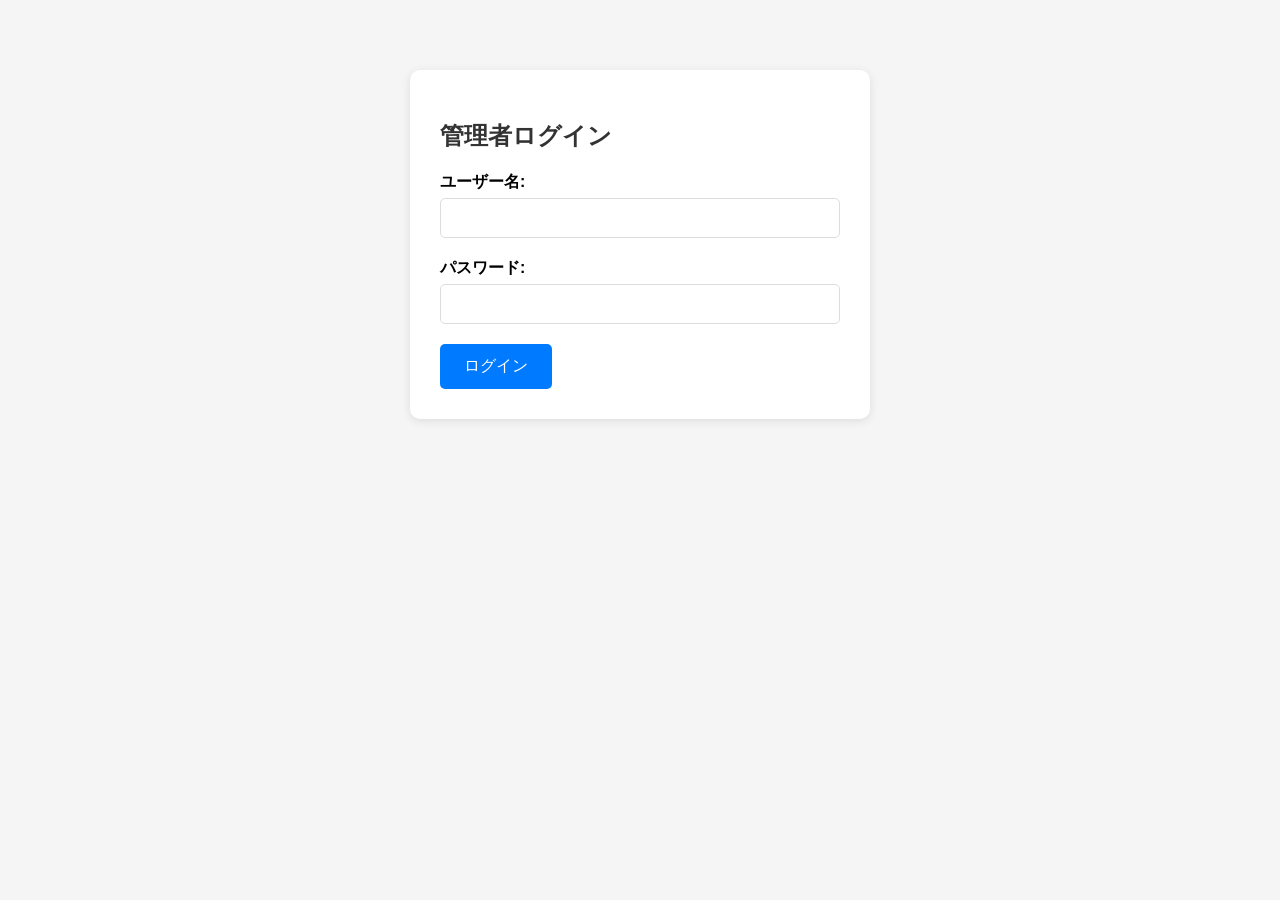
<file: backend/src/main/resources/templates/admin.html>
<!DOCTYPE html>
<html lang="ja">
<head>
    <meta charset="UTF-8">
    <meta name="viewport" content="width=device-width, initial-scale=1.0">
    <title>管理者ページ - クイズアプリ</title>
    <style>
        body {
            font-family: 'Segoe UI', Tahoma, Geneva, Verdana, sans-serif;
            margin: 0;
            padding: 20px;
            background-color: #f5f5f5;
        }
        .container {
            max-width: 1200px;
            margin: 0 auto;
            background-color: white;
            padding: 30px;
            border-radius: 10px;
            box-shadow: 0 2px 10px rgba(0,0,0,0.1);
        }
        h1, h2 {
            color: #333;
        }
        .login-form {
            max-width: 400px;
            margin: 50px auto;
            padding: 30px;
            background-color: white;
            border-radius: 10px;
            box-shadow: 0 2px 10px rgba(0,0,0,0.1);
        }
        .form-group {
            margin-bottom: 20px;
        }
        label {
            display: block;
            margin-bottom: 5px;
            font-weight: bold;
        }
        input[type="text"], input[type="password"], textarea, select {
            width: 100%;
            padding: 10px;
            border: 1px solid #ddd;
            border-radius: 5px;
            font-size: 16px;
            box-sizing: border-box;
        }
        textarea {
            height: 100px;
            resize: vertical;
        }
        .btn {
            background-color: #007bff;
            color: white;
            border: none;
            padding: 12px 24px;
            border-radius: 5px;
            cursor: pointer;
            font-size: 16px;
            margin-right: 10px;
        }
        .btn:hover {
            background-color: #0056b3;
        }
        .btn-success {
            background-color: #28a745;
        }
        .btn-success:hover {
            background-color: #218838;
        }
        .btn-danger {
            background-color: #dc3545;
        }
        .btn-danger:hover {
            background-color: #c82333;
        }
        .btn-secondary {
            background-color: #6c757d;
        }
        .btn-secondary:hover {
            background-color: #5a6268;
        }
        .tabs {
            display: flex;
            border-bottom: 2px solid #dee2e6;
            margin-bottom: 30px;
        }
        .tab {
            padding: 15px 30px;
            background-color: #f8f9fa;
            border: none;
            cursor: pointer;
            font-size: 16px;
            border-top-left-radius: 5px;
            border-top-right-radius: 5px;
            margin-right: 5px;
        }
        .tab.active {
            background-color: #007bff;
            color: white;
        }
        .tab-content {
            display: none;
        }
        .tab-content.active {
            display: block;
        }
        .table {
            width: 100%;
            border-collapse: collapse;
            margin-top: 20px;
        }
        .table th, .table td {
            padding: 12px;
            text-align: left;
            border-bottom: 1px solid #dee2e6;
        }
        .table th {
            background-color: #f8f9fa;
            font-weight: bold;
        }
        .table tr:hover {
            background-color: #f8f9fa;
        }
        .modal {
            display: none;
            position: fixed;
            z-index: 1000;
            left: 0;
            top: 0;
            width: 100%;
            height: 100%;
            background-color: rgba(0,0,0,0.5);
        }
        .modal-content {
            background-color: white;
            margin: 5% auto;
            padding: 30px;
            border-radius: 10px;
            width: 80%;
            max-width: 600px;
            max-height: 80vh;
            overflow-y: auto;
        }
        .close {
            color: #aaa;
            float: right;
            font-size: 28px;
            font-weight: bold;
            cursor: pointer;
        }
        .close:hover {
            color: black;
        }
        .choice-input {
            display: flex;
            align-items: center;
            margin-bottom: 10px;
        }
        .choice-input input[type="text"] {
            flex: 1;
            margin-right: 10px;
        }
        .choice-input input[type="checkbox"] {
            margin-right: 10px;
        }
        .add-choice-btn {
            background-color: #28a745;
            color: white;
            border: none;
            padding: 8px 16px;
            border-radius: 3px;
            cursor: pointer;
            font-size: 14px;
            margin-top: 10px;
        }
        .remove-choice-btn {
            background-color: #dc3545;
            color: white;
            border: none;
            padding: 5px 10px;
            border-radius: 3px;
            cursor: pointer;
            font-size: 12px;
        }
        .home-link {
            position: absolute;
            top: 20px;
            right: 20px;
            color: #007bff;
            text-decoration: none;
        }
        .home-link:hover {
            text-decoration: underline;
        }
        .logout-btn {
            position: absolute;
            top: 20px;
            right: 120px;
            background-color: #dc3545;
            color: white;
            border: none;
            padding: 8px 16px;
            border-radius: 5px;
            cursor: pointer;
            text-decoration: none;
        }
        .logout-btn:hover {
            background-color: #c82333;
        }
    </style>
</head>
<body>
    <!-- ログイン画面 -->
    <div id="loginContainer" class="login-form">
        <h2>管理者ログイン</h2>
        <form id="loginForm">
            <div class="form-group">
                <label for="username">ユーザー名:</label>
                <input type="text" id="username" name="username" required>
            </div>
            <div class="form-group">
                <label for="password">パスワード:</label>
                <input type="password" id="password" name="password" required>
            </div>
            <button type="submit" class="btn">ログイン</button>
        </form>
    </div>

    <!-- 管理画面 -->
    <div id="adminContainer" class="container" style="display: none;">
        <a href="/" class="home-link">ホームページ</a>
        <button class="logout-btn" onclick="logout()">ログアウト</button>
        
        <h1>クイズ管理システム</h1>
        
        <div class="tabs">
            <button class="tab active" onclick="showTab('categories')">カテゴリー管理</button>
            <button class="tab" onclick="showTab('quizzes')">クイズ管理</button>
        </div>

        <!-- カテゴリー管理タブ -->
        <div id="categoriesTab" class="tab-content active">
            <h2>カテゴリー管理</h2>
            <button class="btn btn-success" onclick="showCategoryModal()">新しいカテゴリーを追加</button>
            
            <table class="table" id="categoriesTable">
                <thead>
                    <tr>
                        <th>ID</th>
                        <th>カテゴリー名</th>
                        <th>操作</th>
                    </tr>
                </thead>
                <tbody>
                    <!-- カテゴリー一覧がここに表示されます -->
                </tbody>
            </table>
        </div>

        <!-- クイズ管理タブ -->
        <div id="quizzesTab" class="tab-content">
            <h2>クイズ管理</h2>
            <button class="btn btn-success" onclick="showQuizModal()">新しいクイズを追加</button>
            
            <table class="table" id="quizzesTable">
                <thead>
                    <tr>
                        <th>ID</th>
                        <th>問題</th>
                        <th>カテゴリー</th>
                        <th>操作</th>
                    </tr>
                </thead>
                <tbody>
                    <!-- クイズ一覧がここに表示されます -->
                </tbody>
            </table>
        </div>
    </div>

    <!-- カテゴリーモーダル -->
    <div id="categoryModal" class="modal">
        <div class="modal-content">
            <span class="close" onclick="closeCategoryModal()">&times;</span>
            <h2 id="categoryModalTitle">カテゴリーを追加</h2>
            <form id="categoryForm">
                <div class="form-group">
                    <label for="categoryName">カテゴリー名:</label>
                    <input type="text" id="categoryName" name="categoryName" required>
                </div>
                <button type="submit" class="btn btn-success">保存</button>
                <button type="button" class="btn btn-secondary" onclick="closeCategoryModal()">キャンセル</button>
            </form>
        </div>
    </div>

    <!-- クイズモーダル -->
    <div id="quizModal" class="modal">
        <div class="modal-content">
            <span class="close" onclick="closeQuizModal()">&times;</span>
            <h2 id="quizModalTitle">クイズを追加</h2>
            <form id="quizForm">
                <div class="form-group">
                    <label for="quizQuestion">問題:</label>
                    <textarea id="quizQuestion" name="quizQuestion" required></textarea>
                </div>
                <div class="form-group">
                    <label for="quizExplanation">解説:</label>
                    <textarea id="quizExplanation" name="quizExplanation"></textarea>
                </div>
                <div class="form-group">
                    <label for="quizCategory">カテゴリー:</label>
                    <select id="quizCategory" name="quizCategory" required>
                        <!-- カテゴリーオプションがここに表示されます -->
                    </select>
                </div>
                <div class="form-group">
                    <label>選択肢:</label>
                    <div id="choicesContainer">
                        <!-- 選択肢入力フィールドがここに表示されます -->
                    </div>
                    <button type="button" class="add-choice-btn" onclick="addChoice()">選択肢を追加</button>
                </div>
                <button type="submit" class="btn btn-success">保存</button>
                <button type="button" class="btn btn-secondary" onclick="closeQuizModal()">キャンセル</button>
            </form>
        </div>
    </div>

    <script>
        let authToken = null;
        let currentEditingCategoryId = null;
        let currentEditingQuizId = null;
        let categories = [];

        // ページ読み込み時の処理
        document.addEventListener('DOMContentLoaded', function() {
            // ローカルストレージからトークンを取得
            authToken = localStorage.getItem('adminToken');
            if (authToken) {
                showAdminPanel();
            }

            // ログインフォームの処理
            document.getElementById('loginForm').addEventListener('submit', handleLogin);
            document.getElementById('categoryForm').addEventListener('submit', handleCategorySubmit);
            document.getElementById('quizForm').addEventListener('submit', handleQuizSubmit);
        });

        // ログイン処理
        async function handleLogin(e) {
            e.preventDefault();
            
            const username = document.getElementById('username').value;
            const password = document.getElementById('password').value;
            
            try {
                const response = await fetch('/api/admin/login', {
                    method: 'POST',
                    headers: {
                        'Content-Type': 'application/json'
                    },
                    body: JSON.stringify({ username, password })
                });
                
                if (response.ok) {
                    const data = await response.json();
                    authToken = data.token;
                    localStorage.setItem('adminToken', authToken);
                    showAdminPanel();
                } else {
                    alert('ログインに失敗しました');
                }
            } catch (error) {
                console.error('ログインエラー:', error);
                alert('ログインに失敗しました');
            }
        }

        // 管理画面を表示
        function showAdminPanel() {
            document.getElementById('loginContainer').style.display = 'none';
            document.getElementById('adminContainer').style.display = 'block';
            loadCategories();
            loadQuizzes();
        }

        // ログアウト
        function logout() {
            authToken = null;
            localStorage.removeItem('adminToken');
            document.getElementById('adminContainer').style.display = 'none';
            document.getElementById('loginContainer').style.display = 'block';
            document.getElementById('loginForm').reset();
        }

        // タブ切り替え
        function showTab(tabName) {
            // すべてのタブを非アクティブにする
            document.querySelectorAll('.tab').forEach(tab => tab.classList.remove('active'));
            document.querySelectorAll('.tab-content').forEach(content => content.classList.remove('active'));
            
            // 選択されたタブをアクティブにする
            event.target.classList.add('active');
            document.getElementById(tabName + 'Tab').classList.add('active');
        }

        // カテゴリー一覧を読み込み
        async function loadCategories() {
            try {
                const response = await fetch('/api/admin/categories', {
                    headers: {
                        'Authorization': `Bearer ${authToken}`
                    }
                });
                
                if (response.ok) {
                    categories = await response.json();
                    displayCategories();
                    updateCategorySelect();
                } else {
                    console.error('カテゴリーの取得に失敗しました');
                }
            } catch (error) {
                console.error('カテゴリー取得エラー:', error);
            }
        }

        // カテゴリー一覧を表示
        function displayCategories() {
            const tbody = document.querySelector('#categoriesTable tbody');
            tbody.innerHTML = '';
            
            categories.forEach(category => {
                const row = document.createElement('tr');
                row.innerHTML = `
                    <td>${category.id}</td>
                    <td>${category.name}</td>
                    <td>
                        <button class="btn" onclick="editCategory(${category.id})">編集</button>
                        <button class="btn btn-danger" onclick="deleteCategory(${category.id})">削除</button>
                    </td>
                `;
                tbody.appendChild(row);
            });
        }

        // カテゴリーセレクトボックスを更新
        function updateCategorySelect() {
            const select = document.getElementById('quizCategory');
            select.innerHTML = '';
            
            categories.forEach(category => {
                const option = document.createElement('option');
                option.value = category.id;
                option.textContent = category.name;
                select.appendChild(option);
            });
        }

        // カテゴリーモーダルを表示
        function showCategoryModal(categoryId = null) {
            currentEditingCategoryId = categoryId;
            const modal = document.getElementById('categoryModal');
            const title = document.getElementById('categoryModalTitle');
            const nameInput = document.getElementById('categoryName');
            
            if (categoryId) {
                const category = categories.find(c => c.id === categoryId);
                title.textContent = 'カテゴリーを編集';
                nameInput.value = category.name;
            } else {
                title.textContent = 'カテゴリーを追加';
                nameInput.value = '';
            }
            
            modal.style.display = 'block';
        }

        // カテゴリーモーダルを閉じる
        function closeCategoryModal() {
            document.getElementById('categoryModal').style.display = 'none';
            currentEditingCategoryId = null;
        }

        // カテゴリー編集
        function editCategory(categoryId) {
            showCategoryModal(categoryId);
        }

        // カテゴリー削除
        async function deleteCategory(categoryId) {
            if (!confirm('このカテゴリーを削除しますか？')) return;
            
            try {
                const response = await fetch(`/api/admin/categories/${categoryId}`, {
                    method: 'DELETE',
                    headers: {
                        'Authorization': `Bearer ${authToken}`
                    }
                });
                
                if (response.ok) {
                    loadCategories();
                } else {
                    alert('カテゴリーの削除に失敗しました');
                }
            } catch (error) {
                console.error('カテゴリー削除エラー:', error);
                alert('カテゴリーの削除に失敗しました');
            }
        }

        // カテゴリーフォーム送信
        async function handleCategorySubmit(e) {
            e.preventDefault();
            
            const name = document.getElementById('categoryName').value;
            const url = currentEditingCategoryId 
                ? `/api/admin/categories/${currentEditingCategoryId}`
                : '/api/admin/categories';
            const method = currentEditingCategoryId ? 'PUT' : 'POST';
            
            try {
                const response = await fetch(url, {
                    method: method,
                    headers: {
                        'Content-Type': 'application/json',
                        'Authorization': `Bearer ${authToken}`
                    },
                    body: JSON.stringify({ name })
                });
                
                if (response.ok) {
                    closeCategoryModal();
                    loadCategories();
                } else {
                    alert('カテゴリーの保存に失敗しました');
                }
            } catch (error) {
                console.error('カテゴリー保存エラー:', error);
                alert('カテゴリーの保存に失敗しました');
            }
        }

        // クイズ一覧を読み込み
        async function loadQuizzes() {
            try {
                const response = await fetch('/api/admin/quizzes', {
                    headers: {
                        'Authorization': `Bearer ${authToken}`
                    }
                });
                
                if (response.ok) {
                    const quizzes = await response.json();
                    displayQuizzes(quizzes);
                } else {
                    console.error('クイズの取得に失敗しました');
                }
            } catch (error) {
                console.error('クイズ取得エラー:', error);
            }
        }

        // クイズ一覧を表示
        function displayQuizzes(quizzes) {
            const tbody = document.querySelector('#quizzesTable tbody');
            tbody.innerHTML = '';
            
            quizzes.forEach(quiz => {
                const row = document.createElement('tr');
                row.innerHTML = `
                    <td>${quiz.id}</td>
                    <td>${quiz.question.substring(0, 50)}...</td>
                    <td>${quiz.categoryName}</td>
                    <td>
                        <button class="btn" onclick="editQuiz(${quiz.id})">編集</button>
                        <button class="btn btn-danger" onclick="deleteQuiz(${quiz.id})">削除</button>
                    </td>
                `;
                tbody.appendChild(row);
            });
        }

        // クイズモーダルを表示
        function showQuizModal(quizId = null) {
            currentEditingQuizId = quizId;
            const modal = document.getElementById('quizModal');
            const title = document.getElementById('quizModalTitle');
            
            if (quizId) {
                title.textContent = 'クイズを編集';
                loadQuizForEdit(quizId);
            } else {
                title.textContent = 'クイズを追加';
                clearQuizForm();
                initializeChoices();
            }
            
            modal.style.display = 'block';
        }

        // クイズモーダルを閉じる
        function closeQuizModal() {
            document.getElementById('quizModal').style.display = 'none';
            currentEditingQuizId = null;
        }

        // クイズフォームをクリア
        function clearQuizForm() {
            document.getElementById('quizQuestion').value = '';
            document.getElementById('quizExplanation').value = '';
            document.getElementById('quizCategory').value = '';
        }

        // 選択肢を初期化
        function initializeChoices() {
            const container = document.getElementById('choicesContainer');
            container.innerHTML = '';
            
            // 4つの選択肢を追加
            for (let i = 0; i < 4; i++) {
                addChoice();
            }
        }

        // 選択肢を追加
        function addChoice(text = '', isCorrect = false) {
            const container = document.getElementById('choicesContainer');
            const choiceDiv = document.createElement('div');
            choiceDiv.className = 'choice-input';
            
            choiceDiv.innerHTML = `
                <input type="checkbox" ${isCorrect ? 'checked' : ''}>
                <input type="text" placeholder="選択肢を入力" value="${text}">
                <button type="button" class="remove-choice-btn" onclick="removeChoice(this)">削除</button>
            `;
            
            container.appendChild(choiceDiv);
        }

        // 選択肢を削除
        function removeChoice(button) {
            button.parentElement.remove();
        }

        // クイズ編集用にデータを読み込み
        async function loadQuizForEdit(quizId) {
            try {
                const response = await fetch(`/api/admin/quizzes/${quizId}`, {
                    headers: {
                        'Authorization': `Bearer ${authToken}`
                    }
                });
                
                if (response.ok) {
                    const quiz = await response.json();
                    document.getElementById('quizQuestion').value = quiz.question;
                    document.getElementById('quizExplanation').value = quiz.explanation || '';
                    document.getElementById('quizCategory').value = quiz.categoryId;
                    
                    // 選択肢を設定
                    const container = document.getElementById('choicesContainer');
                    container.innerHTML = '';
                    
                    quiz.choices.forEach(choice => {
                        addChoice(choice.text, choice.isCorrect);
                    });
                } else {
                    alert('クイズの取得に失敗しました');
                }
            } catch (error) {
                console.error('クイズ取得エラー:', error);
                alert('クイズの取得に失敗しました');
            }
        }

        // クイズ編集
        function editQuiz(quizId) {
            showQuizModal(quizId);
        }

        // クイズ削除
        async function deleteQuiz(quizId) {
            if (!confirm('このクイズを削除しますか？')) return;
            
            try {
                const response = await fetch(`/api/admin/quizzes/${quizId}`, {
                    method: 'DELETE',
                    headers: {
                        'Authorization': `Bearer ${authToken}`
                    }
                });
                
                if (response.ok) {
                    loadQuizzes();
                } else {
                    alert('クイズの削除に失敗しました');
                }
            } catch (error) {
                console.error('クイズ削除エラー:', error);
                alert('クイズの削除に失敗しました');
            }
        }

        // クイズフォーム送信
        async function handleQuizSubmit(e) {
            e.preventDefault();
            
            const question = document.getElementById('quizQuestion').value;
            const explanation = document.getElementById('quizExplanation').value;
            const categoryId = parseInt(document.getElementById('quizCategory').value);
            
            // 選択肢を収集
            const choiceInputs = document.querySelectorAll('.choice-input');
            const choices = [];
            
            choiceInputs.forEach(choiceInput => {
                const text = choiceInput.querySelector('input[type="text"]').value;
                const isCorrect = choiceInput.querySelector('input[type="checkbox"]').checked;
                
                if (text.trim()) {
                    choices.push({ text, isCorrect });
                }
            });
            
            if (choices.length < 2) {
                alert('少なくとも2つの選択肢を入力してください');
                return;
            }
            
            if (!choices.some(choice => choice.isCorrect)) {
                alert('少なくとも1つの正解を選択してください');
                return;
            }
            
            const quizData = {
                question,
                explanation,
                categoryId,
                choices
            };
            
            const url = currentEditingQuizId 
                ? `/api/admin/quizzes/${currentEditingQuizId}`
                : '/api/admin/quizzes';
            const method = currentEditingQuizId ? 'PUT' : 'POST';
            
            try {
                const response = await fetch(url, {
                    method: method,
                    headers: {
                        'Content-Type': 'application/json',
                        'Authorization': `Bearer ${authToken}`
                    },
                    body: JSON.stringify(quizData)
                });
                
                if (response.ok) {
                    closeQuizModal();
                    loadQuizzes();
                } else {
                    alert('クイズの保存に失敗しました');
                }
            } catch (error) {
                console.error('クイズ保存エラー:', error);
                alert('クイズの保存に失敗しました');
            }
        }
    </script>
</body>
</html>
</file>
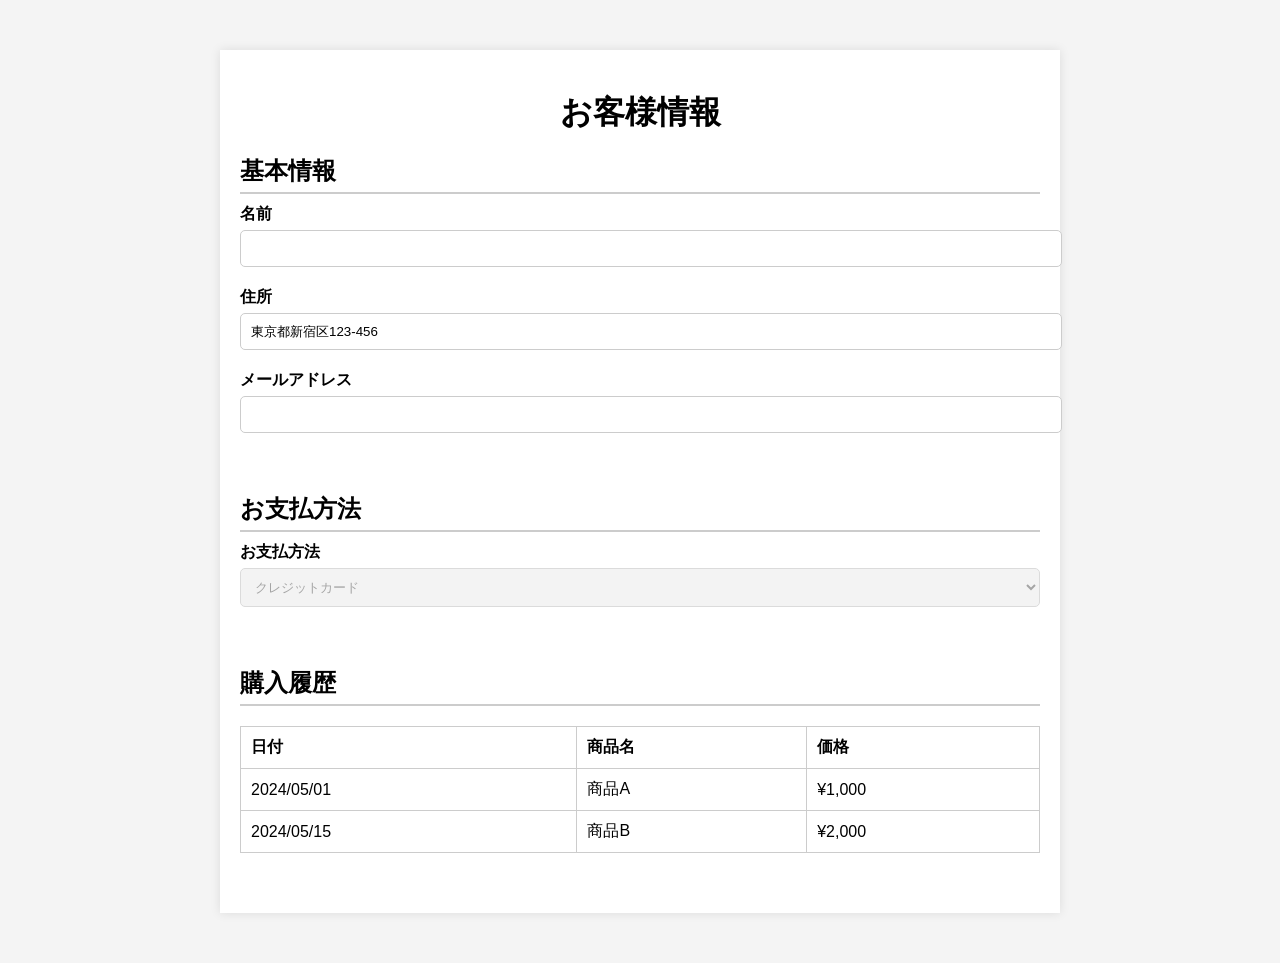
<file: backend/src/main/resources/templates/customer-info.html>
<!DOCTYPE html>
<html lang="ja">
<head>
    <meta charset="UTF-8">
    <meta name="viewport" content="width=device-width, initial-scale=1.0">
    <title>お客様情報ページ</title>
    <link rel="stylesheet" href="customer-info.css">
</head>
<body>
<div class="container">
    <h1>お客様情報</h1>

    <!-- 顧客情報フォーム -->
    <div class="section">
        <h2>基本情報</h2>
        <form id="customer-info-form">
            <label for="name">名前</label>
            <input type="text" id="name" name="name" value="" readonly>

            <label for="address">住所</label>
            <input type="text" id="address" name="address" value="東京都新宿区123-456" readonly>

            <label for="mail">メールアドレス</label>
            <input type="email" id="mail" name="mail" value="" readonly>
        </form>
    </div>

    <div class="section">
        <h2>お支払方法</h2>
        <form id="payment-method-form">
            <label for="payment-method">お支払方法</label>
            <select id="payment-method" name="payment-method" disabled>
                <option value="credit-card">クレジットカード</option>
                <option value="bank-transfer">銀行振込</option>
                <option value="paypal">PayPal</option>
            </select>
        </form>
    </div>

    <div class="section">
        <h2>購入履歴</h2>
        <table id="purchase-history">
            <thead>
            <tr>
                <th>日付</th>
                <th>商品名</th>
                <th>価格</th>
            </tr>
            </thead>
            <tbody>
            <tr>
                <td>2024/05/01</td>
                <td>商品A</td>
                <td>¥1,000</td>
            </tr>
            <tr>
                <td>2024/05/15</td>
                <td>商品B</td>
                <td>¥2,000</td>
            </tr>
            </tbody>
        </table>
    </div>
</div>

<!-- JavaScriptの追加 -->
<script>
        // URLパスから顧客IDを取得する関数
        function getCustomerIdFromUrlQuery() {
    const params = new URLSearchParams(window.location.search);
    return params.get('id');  // URLクエリパラメータから顧客IDを取得
}

        // 顧客情報をAPIから取得し、フォームに表示する
        function fetchCustomerInfo(customerId) {
            if (!customerId) {
                alert('顧客IDが指定されていません');
                return;
            }

            // サーバーサイドのエンドポイントにリクエストを送る
            fetch(`/users/read/${customerId}`)
                .then(response => {
                    if (!response.ok) {
                        throw new Error('ネットワークエラー');
                    }
                    return response.json();
                })
                .then(data => {
                    // familyNameとfirstNameを結合してnameに表示
                    document.getElementById('name').value = `${data.familyName} ${data.firstName}`;
                    // mailを表示
                    document.getElementById('mail').value = data.mail;
                })
                .catch(error => {
                    console.error('エラー:', error);
                    alert('顧客情報の取得に失敗しました');
                });
        }

        // ページ読み込み時に実行
        window.onload = function() {
            const customerId = getCustomerIdFromUrlQuery();
            fetchCustomerInfo(customerId);
        };
    </script>
</body>
</html>
</file>
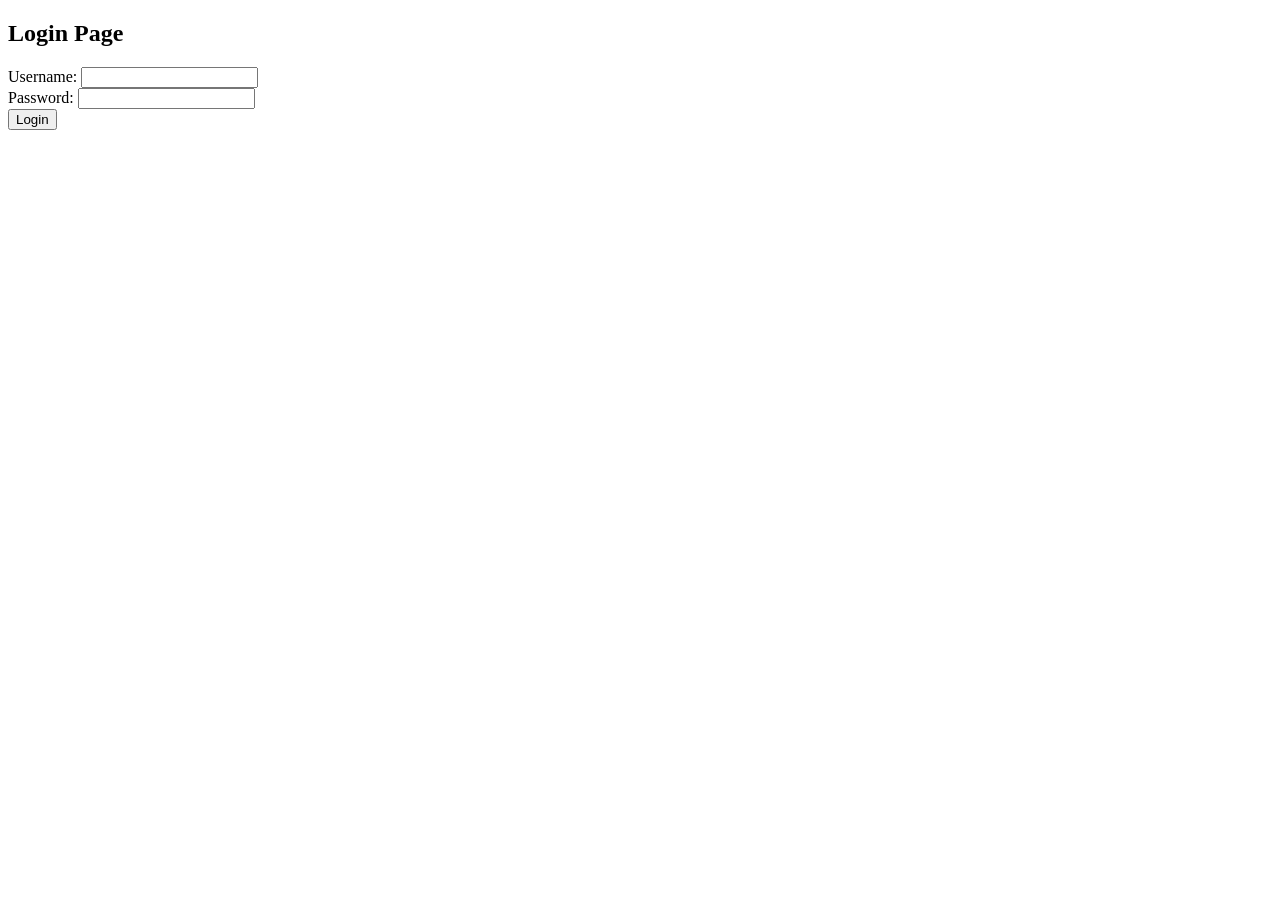
<file: backend/src/main/resources/templates/login.html>
<!DOCTYPE html>
<html xmlns:th="http://www.thymeleaf.org">
<head>
  <meta charset="UTF-8">
  <title>Login</title>
</head>
<body>
<h2>Login Page</h2>

<form action="#" th:action="@{/login}" method="post">
  <div>
    <label for="username">Username:</label>
    <input type="text" id="username" name="username" />
  </div>
  <div>
    <label for="password">Password:</label>
    <input type="password" id="password" name="password" />
  </div>
  <div>
    <button type="submit">Login</button>
  </div>
</form>
</body>
</html>
</file>
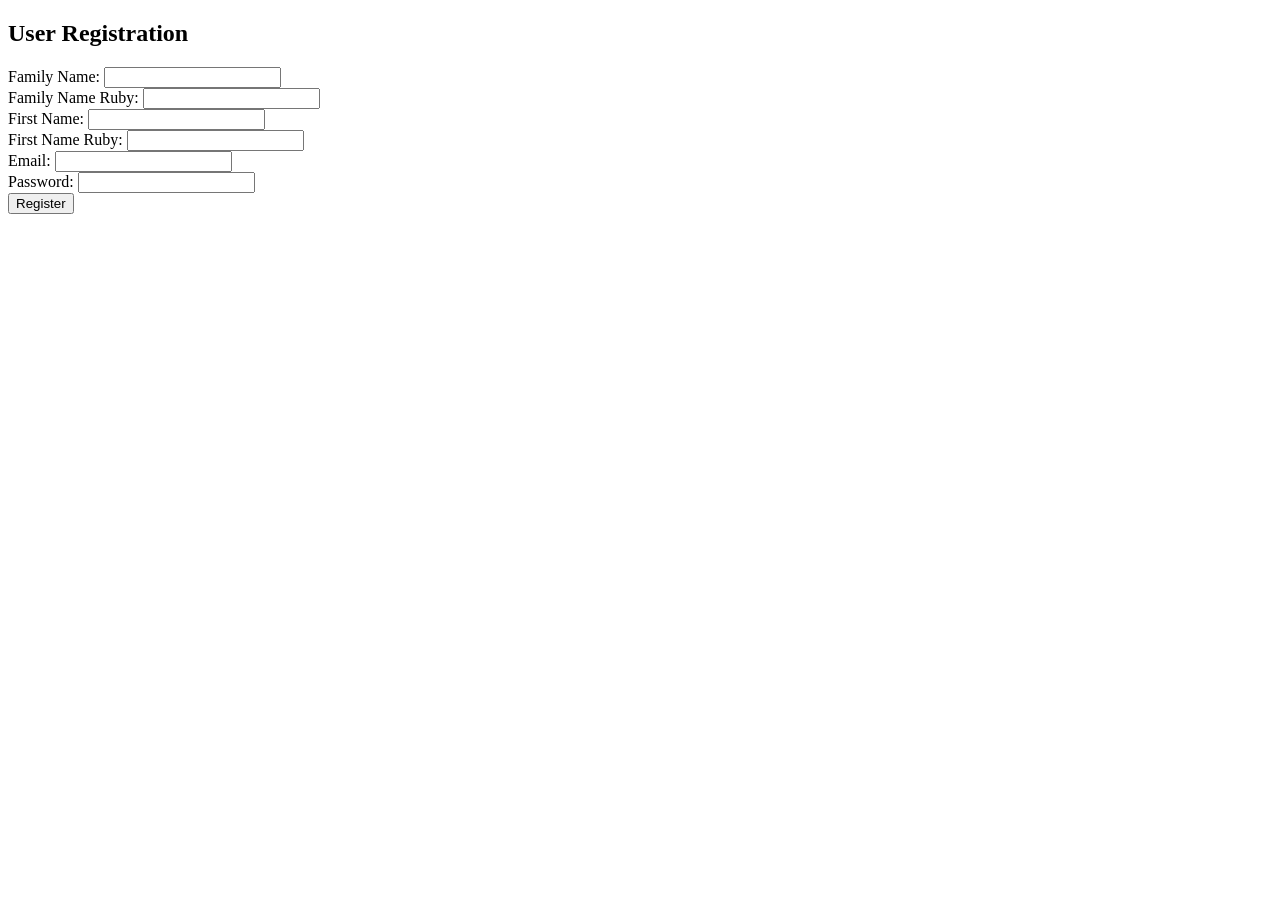
<file: backend/src/main/resources/templates/register.html>
<!DOCTYPE html>
<html>
<head>
  <title>User Registration</title>
  <script>
    async function submitForm(event) {
      event.preventDefault(); // フォームのデフォルト送信動作をキャンセル

      const formData = {
        familyName: document.getElementById("familyName").value,
        familyNameRuby: document.getElementById("familyNameRuby").value,
        firstName: document.getElementById("firstName").value,
        firstNameRuby: document.getElementById("firstNameRuby").value,
        mail: document.getElementById("mail").value,
        password: document.getElementById("password").value
      };

      try {
        const response = await fetch('/users/create', {
          method: 'POST',
          headers: {
            'Content-Type': 'application/json'
          },
          body: JSON.stringify(formData)
        });

        if (response.ok) {
          alert("User registered successfully");
        } else {
          const error = await response.json();
          alert(`Error: ${error.message || response.statusText}`);
        }
      } catch (error) {
        console.error("Error occurred:", error);
        alert("Failed to register user. Please try again later.");
      }
    }
  </script>
</head>
<body>
<h2>User Registration</h2>
<form onsubmit="submitForm(event)">
  <div>
    <label for="familyName">Family Name:</label>
    <input type="text" id="familyName" name="familyName" required>
  </div>
  <div>
    <label for="familyNameRuby">Family Name Ruby:</label>
    <input type="text" id="familyNameRuby" name="familyNameRuby">
  </div>
  <div>
    <label for="firstName">First Name:</label>
    <input type="text" id="firstName" name="firstName" required>
  </div>
  <div>
    <label for="firstNameRuby">First Name Ruby:</label>
    <input type="text" id="firstNameRuby" name="firstNameRuby">
  </div>
  <div>
    <label for="mail">Email:</label>
    <input type="email" id="mail" name="mail" required>
  </div>
  <div>
    <label for="password">Password:</label>
    <input type="password" id="password" name="password" required>
  </div>
  <button type="submit">Register</button>
</form>
</body>
</html>
</file>
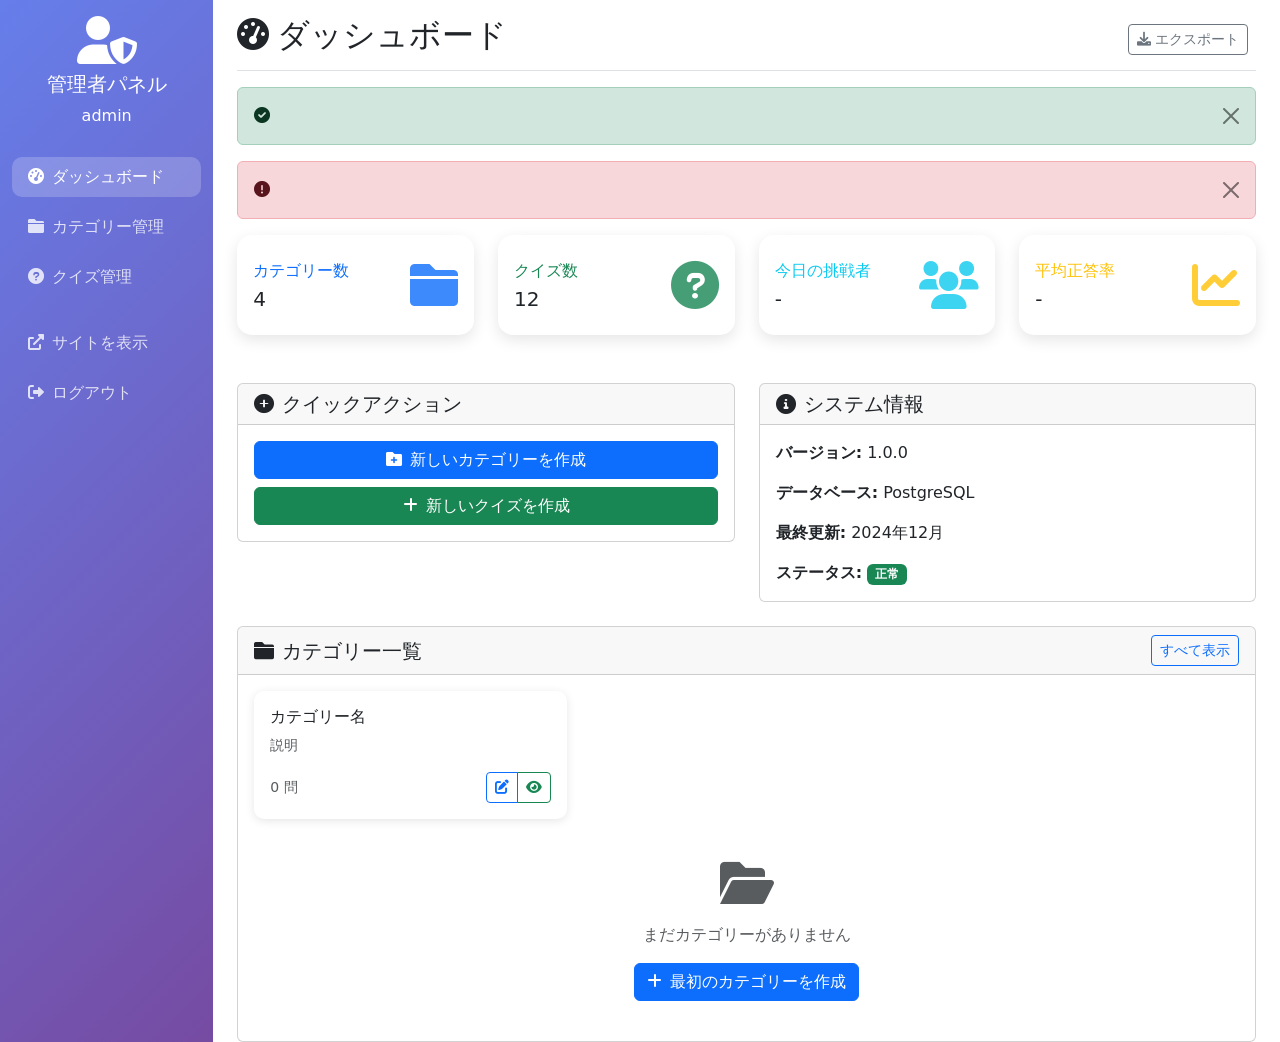
<file: backend/src/main/resources/templates/admin/dashboard.html>
<!DOCTYPE html>
<html lang="ja" xmlns:th="http://www.thymeleaf.org" xmlns:sec="http://www.thymeleaf.org/extras/spring-security">
<head>
    <meta charset="UTF-8">
    <meta name="viewport" content="width=device-width, initial-scale=1.0">
    <title>管理者ダッシュボード - QuizApp</title>
    <link href="https://cdn.jsdelivr.net/npm/bootstrap@5.1.3/dist/css/bootstrap.min.css" rel="stylesheet">
    <link href="https://cdnjs.cloudflare.com/ajax/libs/font-awesome/6.0.0/css/all.min.css" rel="stylesheet">
    <style>
        .admin-sidebar {
            background: linear-gradient(135deg, #667eea 0%, #764ba2 100%);
            min-height: 100vh;
        }
        .stat-card {
            border: none;
            border-radius: 15px;
            box-shadow: 0 5px 15px rgba(0,0,0,0.1);
            transition: transform 0.3s;
        }
        .stat-card:hover {
            transform: translateY(-5px);
        }
        .stat-icon {
            font-size: 3rem;
            opacity: 0.8;
        }
        .nav-link {
            color: rgba(255,255,255,0.8);
            border-radius: 10px;
            margin: 5px 0;
        }
        .nav-link:hover, .nav-link.active {
            background-color: rgba(255,255,255,0.2);
            color: white;
        }
        .category-card {
            border: none;
            border-radius: 10px;
            box-shadow: 0 2px 10px rgba(0,0,0,0.1);
        }
    </style>
</head>
<body>
    <div class="container-fluid">
        <div class="row">
            <!-- サイドバー -->
            <nav class="col-md-3 col-lg-2 d-md-block admin-sidebar collapse">
                <div class="position-sticky pt-3">
                    <div class="text-center text-white mb-4">
                        <i class="fas fa-user-shield fa-3x mb-2"></i>
                        <h5>管理者パネル</h5>
                        <p class="mb-0" sec:authentication="name">admin</p>
                    </div>
                    
                    <ul class="nav flex-column">
                        <li class="nav-item">
                            <a class="nav-link active" href="/admin/dashboard">
                                <i class="fas fa-tachometer-alt me-2"></i>ダッシュボード
                            </a>
                        </li>
                        <li class="nav-item">
                            <a class="nav-link" href="/admin/categories">
                                <i class="fas fa-folder me-2"></i>カテゴリー管理
                            </a>
                        </li>
                        <li class="nav-item">
                            <a class="nav-link" href="/admin/quizzes">
                                <i class="fas fa-question-circle me-2"></i>クイズ管理
                            </a>
                        </li>
                        <li class="nav-item mt-3">
                            <a class="nav-link" href="/" target="_blank">
                                <i class="fas fa-external-link-alt me-2"></i>サイトを表示
                            </a>
                        </li>
                        <li class="nav-item">
                            <form th:action="@{/admin/logout}" method="post" class="d-inline w-100">
                                <button type="submit" class="nav-link btn btn-link text-start w-100 border-0">
                                    <i class="fas fa-sign-out-alt me-2"></i>ログアウト
                                </button>
                            </form>
                        </li>
                    </ul>
                </div>
            </nav>

            <!-- メインコンテンツ -->
            <main class="col-md-9 ms-sm-auto col-lg-10 px-md-4">
                <div class="d-flex justify-content-between flex-wrap flex-md-nowrap align-items-center pt-3 pb-2 mb-3 border-bottom">
                    <h1 class="h2">
                        <i class="fas fa-tachometer-alt me-2"></i>ダッシュボード
                    </h1>
                    <div class="btn-toolbar mb-2 mb-md-0">
                        <div class="btn-group me-2">
                            <button type="button" class="btn btn-sm btn-outline-secondary">
                                <i class="fas fa-download me-1"></i>エクスポート
                            </button>
                        </div>
                    </div>
                </div>

                <!-- フラッシュメッセージ -->
                <div th:if="${success}" class="alert alert-success alert-dismissible fade show" role="alert">
                    <i class="fas fa-check-circle me-2"></i>
                    <span th:text="${success}"></span>
                    <button type="button" class="btn-close" data-bs-dismiss="alert"></button>
                </div>
                
                <div th:if="${error}" class="alert alert-danger alert-dismissible fade show" role="alert">
                    <i class="fas fa-exclamation-circle me-2"></i>
                    <span th:text="${error}"></span>
                    <button type="button" class="btn-close" data-bs-dismiss="alert"></button>
                </div>

                <!-- 統計カード -->
                <div class="row mb-4">
                    <div class="col-xl-3 col-md-6 mb-4">
                        <div class="card stat-card border-left-primary h-100 py-2">
                            <div class="card-body">
                                <div class="row no-gutters align-items-center">
                                    <div class="col mr-2">
                                        <div class="text-xs font-weight-bold text-primary text-uppercase mb-1">
                                            カテゴリー数
                                        </div>
                                        <div class="h5 mb-0 font-weight-bold text-gray-800" th:text="${categoryCount}">4</div>
                                    </div>
                                    <div class="col-auto">
                                        <i class="fas fa-folder stat-icon text-primary"></i>
                                    </div>
                                </div>
                            </div>
                        </div>
                    </div>

                    <div class="col-xl-3 col-md-6 mb-4">
                        <div class="card stat-card border-left-success h-100 py-2">
                            <div class="card-body">
                                <div class="row no-gutters align-items-center">
                                    <div class="col mr-2">
                                        <div class="text-xs font-weight-bold text-success text-uppercase mb-1">
                                            クイズ数
                                        </div>
                                        <div class="h5 mb-0 font-weight-bold text-gray-800" th:text="${quizCount}">12</div>
                                    </div>
                                    <div class="col-auto">
                                        <i class="fas fa-question-circle stat-icon text-success"></i>
                                    </div>
                                </div>
                            </div>
                        </div>
                    </div>

                    <div class="col-xl-3 col-md-6 mb-4">
                        <div class="card stat-card border-left-info h-100 py-2">
                            <div class="card-body">
                                <div class="row no-gutters align-items-center">
                                    <div class="col mr-2">
                                        <div class="text-xs font-weight-bold text-info text-uppercase mb-1">
                                            今日の挑戦者
                                        </div>
                                        <div class="h5 mb-0 font-weight-bold text-gray-800">-</div>
                                    </div>
                                    <div class="col-auto">
                                        <i class="fas fa-users stat-icon text-info"></i>
                                    </div>
                                </div>
                            </div>
                        </div>
                    </div>

                    <div class="col-xl-3 col-md-6 mb-4">
                        <div class="card stat-card border-left-warning h-100 py-2">
                            <div class="card-body">
                                <div class="row no-gutters align-items-center">
                                    <div class="col mr-2">
                                        <div class="text-xs font-weight-bold text-warning text-uppercase mb-1">
                                            平均正答率
                                        </div>
                                        <div class="h5 mb-0 font-weight-bold text-gray-800">-</div>
                                    </div>
                                    <div class="col-auto">
                                        <i class="fas fa-chart-line stat-icon text-warning"></i>
                                    </div>
                                </div>
                            </div>
                        </div>
                    </div>
                </div>

                <!-- クイックアクション -->
                <div class="row mb-4">
                    <div class="col-md-6">
                        <div class="card">
                            <div class="card-header">
                                <h5 class="mb-0">
                                    <i class="fas fa-plus-circle me-2"></i>クイックアクション
                                </h5>
                            </div>
                            <div class="card-body">
                                <div class="d-grid gap-2">
                                    <a href="/admin/categories/new" class="btn btn-primary">
                                        <i class="fas fa-folder-plus me-2"></i>新しいカテゴリーを作成
                                    </a>
                                    <a href="/admin/quizzes/new" class="btn btn-success">
                                        <i class="fas fa-plus me-2"></i>新しいクイズを作成
                                    </a>
                                </div>
                            </div>
                        </div>
                    </div>

                    <div class="col-md-6">
                        <div class="card">
                            <div class="card-header">
                                <h5 class="mb-0">
                                    <i class="fas fa-info-circle me-2"></i>システム情報
                                </h5>
                            </div>
                            <div class="card-body">
                                <p><strong>バージョン:</strong> 1.0.0</p>
                                <p><strong>データベース:</strong> PostgreSQL</p>
                                <p><strong>最終更新:</strong> 2024年12月</p>
                                <p class="mb-0"><strong>ステータス:</strong> <span class="badge bg-success">正常</span></p>
                            </div>
                        </div>
                    </div>
                </div>

                <!-- カテゴリー一覧 -->
                <div class="card">
                    <div class="card-header d-flex justify-content-between align-items-center">
                        <h5 class="mb-0">
                            <i class="fas fa-folder me-2"></i>カテゴリー一覧
                        </h5>
                        <a href="/admin/categories" class="btn btn-sm btn-outline-primary">
                            すべて表示
                        </a>
                    </div>
                    <div class="card-body">
                        <div th:if="${categories != null and !categories.empty}">
                            <div class="row">
                                <div class="col-md-6 col-lg-4 mb-3" th:each="category : ${categories}">
                                    <div class="card category-card">
                                        <div class="card-body">
                                            <h6 class="card-title" th:text="${category.name}">カテゴリー名</h6>
                                            <p class="card-text text-muted small" th:text="${category.description}">説明</p>
                                            <div class="d-flex justify-content-between align-items-center">
                                                <small class="text-muted">
                                                    <span th:text="${category.quizzes != null ? category.quizzes.size() : 0}">0</span> 問
                                                </small>
                                                <div class="btn-group btn-group-sm">
                                                    <a th:href="@{'/admin/categories/' + ${category.id} + '/edit'}" 
                                                       class="btn btn-outline-primary btn-sm">
                                                        <i class="fas fa-edit"></i>
                                                    </a>
                                                    <a th:href="@{'/admin/quizzes?categoryId=' + ${category.id}}" 
                                                       class="btn btn-outline-success btn-sm">
                                                        <i class="fas fa-eye"></i>
                                                    </a>
                                                </div>
                                            </div>
                                        </div>
                                    </div>
                                </div>
                            </div>
                        </div>
                        <div th:if="${categories == null or categories.empty}" class="text-center py-4">
                            <i class="fas fa-folder-open fa-3x text-muted mb-3"></i>
                            <p class="text-muted">まだカテゴリーがありません</p>
                            <a href="/admin/categories/new" class="btn btn-primary">
                                <i class="fas fa-plus me-2"></i>最初のカテゴリーを作成
                            </a>
                        </div>
                    </div>
                </div>
            </main>
        </div>
    </div>

    <script src="https://cdn.jsdelivr.net/npm/bootstrap@5.1.3/dist/js/bootstrap.bundle.min.js"></script>
</body>
</html>
</file>
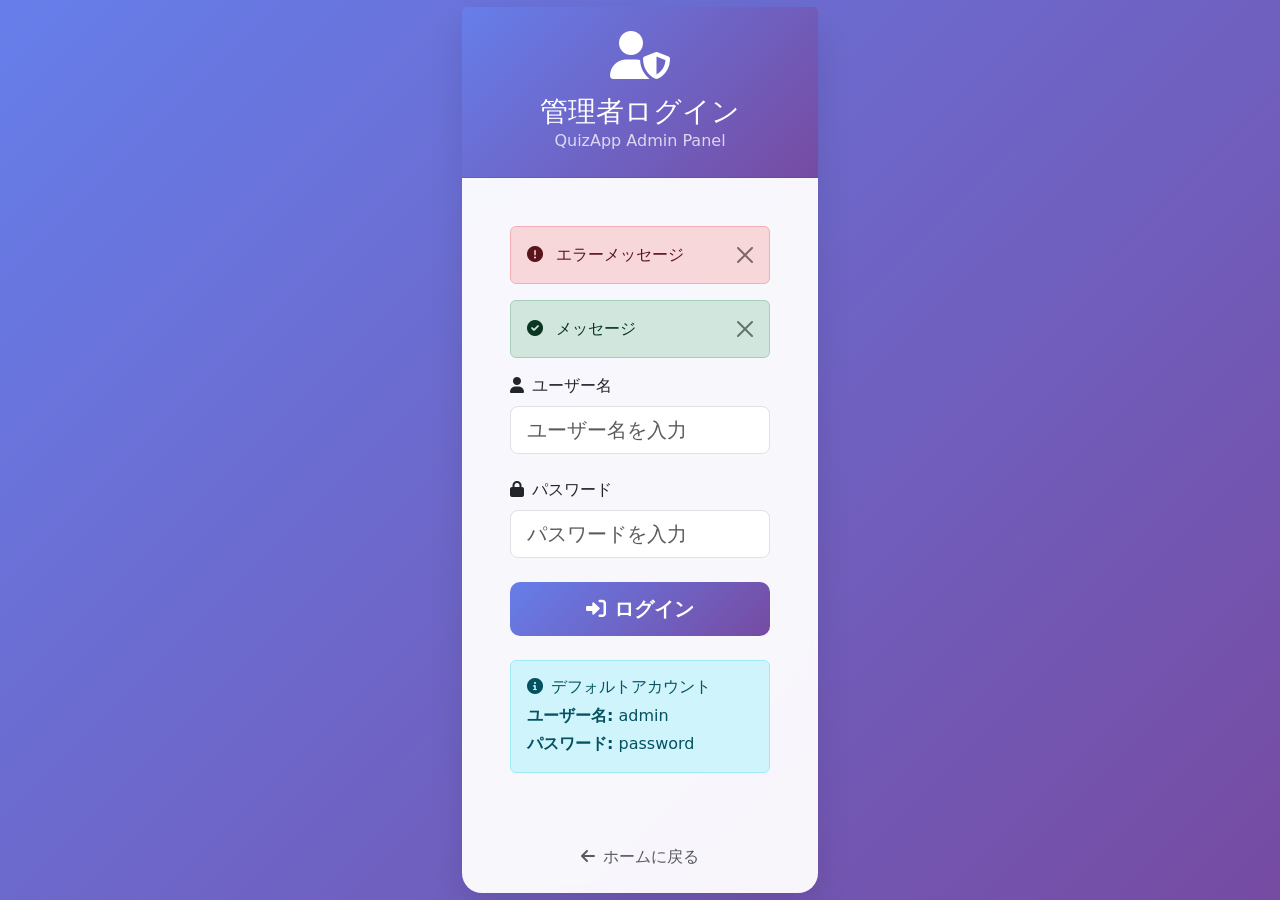
<file: backend/src/main/resources/templates/admin/login.html>
<!DOCTYPE html>
<html lang="ja" xmlns:th="http://www.thymeleaf.org">
<head>
    <meta charset="UTF-8">
    <meta name="viewport" content="width=device-width, initial-scale=1.0">
    <title>管理者ログイン - QuizApp</title>
    <link href="https://cdn.jsdelivr.net/npm/bootstrap@5.1.3/dist/css/bootstrap.min.css" rel="stylesheet">
    <link href="https://cdnjs.cloudflare.com/ajax/libs/font-awesome/6.0.0/css/all.min.css" rel="stylesheet">
    <style>
        body {
            background: linear-gradient(135deg, #667eea 0%, #764ba2 100%);
            min-height: 100vh;
            display: flex;
            align-items: center;
        }
        .login-card {
            border: none;
            border-radius: 20px;
            box-shadow: 0 15px 35px rgba(0,0,0,0.1);
            backdrop-filter: blur(10px);
            background: rgba(255,255,255,0.95);
        }
        .login-header {
            background: linear-gradient(135deg, #667eea 0%, #764ba2 100%);
            color: white;
            border-radius: 20px 20px 0 0;
        }
        .form-control:focus {
            border-color: #667eea;
            box-shadow: 0 0 0 0.2rem rgba(102, 126, 234, 0.25);
        }
        .btn-login {
            background: linear-gradient(135deg, #667eea 0%, #764ba2 100%);
            border: none;
            border-radius: 10px;
            padding: 12px 30px;
            font-weight: 600;
        }
        .btn-login:hover {
            transform: translateY(-2px);
            box-shadow: 0 5px 15px rgba(102, 126, 234, 0.4);
        }
    </style>
</head>
<body>
    <div class="container">
        <div class="row justify-content-center">
            <div class="col-md-6 col-lg-4">
                <div class="card login-card">
                    <div class="card-header login-header text-center py-4">
                        <i class="fas fa-user-shield fa-3x mb-3"></i>
                        <h3 class="mb-0">管理者ログイン</h3>
                        <p class="mb-0 opacity-75">QuizApp Admin Panel</p>
                    </div>
                    <div class="card-body p-5">
                        <!-- フラッシュメッセージ -->
                        <div th:if="${error}" class="alert alert-danger alert-dismissible fade show" role="alert">
                            <i class="fas fa-exclamation-circle me-2"></i>
                            <span th:text="${error}">エラーメッセージ</span>
                            <button type="button" class="btn-close" data-bs-dismiss="alert"></button>
                        </div>
                        
                        <div th:if="${message}" class="alert alert-success alert-dismissible fade show" role="alert">
                            <i class="fas fa-check-circle me-2"></i>
                            <span th:text="${message}">メッセージ</span>
                            <button type="button" class="btn-close" data-bs-dismiss="alert"></button>
                        </div>

                        <!-- ログインフォーム -->
                        <form th:action="@{/admin/login}" method="post">
                            <div class="mb-4">
                                <label for="username" class="form-label">
                                    <i class="fas fa-user me-2"></i>ユーザー名
                                </label>
                                <input type="text" class="form-control form-control-lg" id="username" name="username" 
                                       placeholder="ユーザー名を入力" required>
                            </div>
                            
                            <div class="mb-4">
                                <label for="password" class="form-label">
                                    <i class="fas fa-lock me-2"></i>パスワード
                                </label>
                                <input type="password" class="form-control form-control-lg" id="password" name="password" 
                                       placeholder="パスワードを入力" required>
                            </div>
                            
                            <div class="d-grid mb-4">
                                <button type="submit" class="btn btn-primary btn-login btn-lg">
                                    <i class="fas fa-sign-in-alt me-2"></i>ログイン
                                </button>
                            </div>
                        </form>

                        <!-- デフォルトアカウント情報 -->
                        <div class="alert alert-info">
                            <h6><i class="fas fa-info-circle me-2"></i>デフォルトアカウント</h6>
                            <p class="mb-1"><strong>ユーザー名:</strong> admin</p>
                            <p class="mb-0"><strong>パスワード:</strong> password</p>
                        </div>
                    </div>
                    <div class="card-footer text-center bg-transparent border-0 pb-4">
                        <a href="/" class="text-muted text-decoration-none">
                            <i class="fas fa-arrow-left me-2"></i>ホームに戻る
                        </a>
                    </div>
                </div>
            </div>
        </div>
    </div>

    <script src="https://cdn.jsdelivr.net/npm/bootstrap@5.1.3/dist/js/bootstrap.bundle.min.js"></script>
</body>
</html>
</file>
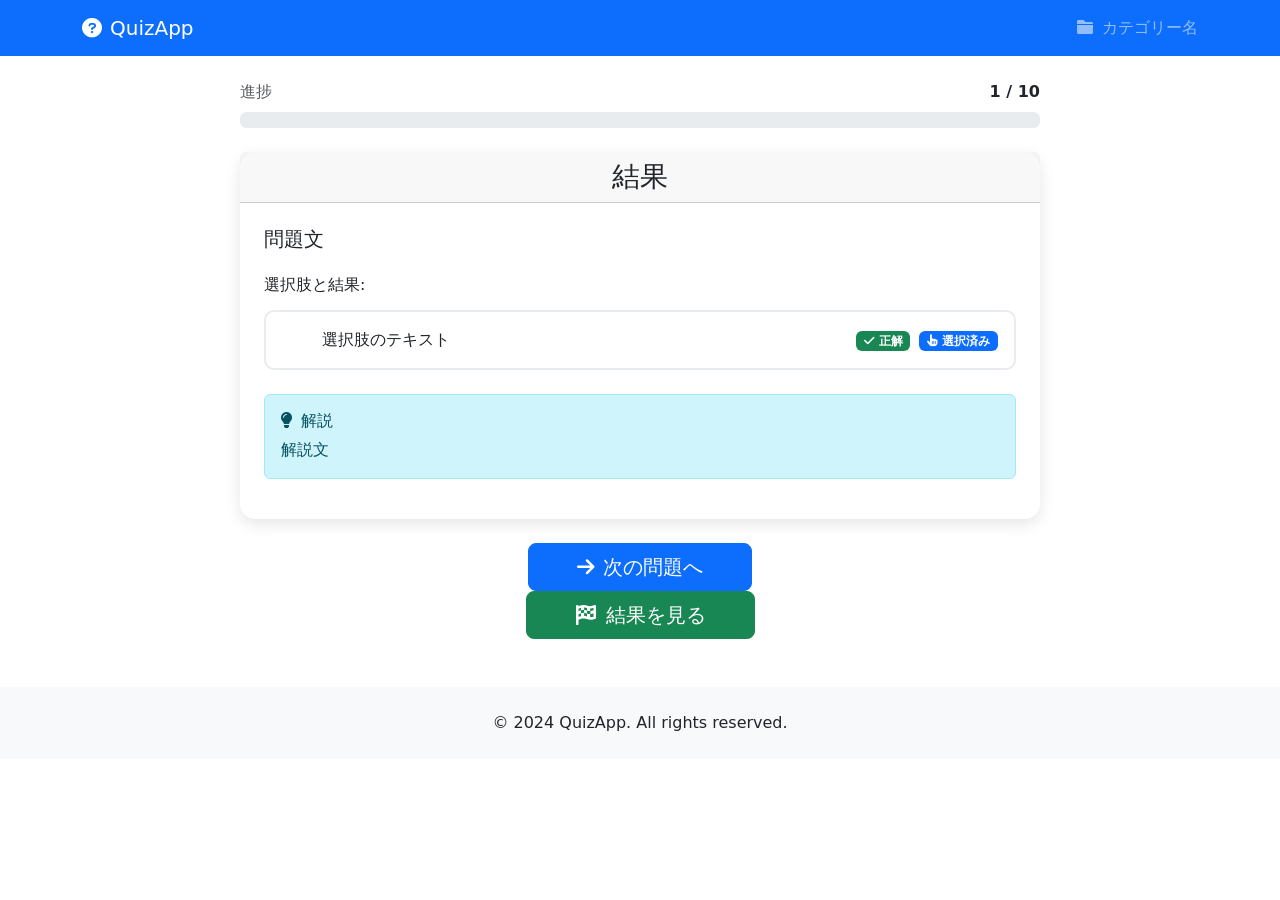
<file: backend/src/main/resources/templates/quiz/answer.html>
<!DOCTYPE html>
<html lang="ja" xmlns:th="http://www.thymeleaf.org">
<head>
    <meta charset="UTF-8">
    <meta name="viewport" content="width=device-width, initial-scale=1.0">
    <title>回答結果 - QuizApp</title>
    <link href="https://cdn.jsdelivr.net/npm/bootstrap@5.1.3/dist/css/bootstrap.min.css" rel="stylesheet">
    <link href="https://cdnjs.cloudflare.com/ajax/libs/font-awesome/6.0.0/css/all.min.css" rel="stylesheet">
    <style>
        .quiz-container {
            max-width: 800px;
            margin: 0 auto;
        }
        .result-card {
            border: none;
            border-radius: 15px;
            box-shadow: 0 5px 15px rgba(0,0,0,0.1);
        }
        .correct-answer {
            background-color: #d4edda;
            border-color: #c3e6cb;
            color: #155724;
        }
        .incorrect-answer {
            background-color: #f8d7da;
            border-color: #f5c6cb;
            color: #721c24;
        }
        .selected-option {
            background-color: #e3f2fd;
            border-color: #90caf9;
        }
        .option-card {
            border: 2px solid #e9ecef;
            border-radius: 10px;
            margin-bottom: 10px;
        }
        .progress-bar {
            height: 8px;
        }
        .result-icon {
            font-size: 4rem;
        }
    </style>
</head>
<body>
    <nav class="navbar navbar-expand-lg navbar-dark bg-primary">
        <div class="container">
            <a class="navbar-brand" href="/">
                <i class="fas fa-question-circle me-2"></i>QuizApp
            </a>
            <div class="navbar-nav ms-auto">
                <span class="navbar-text">
                    <i class="fas fa-folder me-1"></i>
                    <span th:text="${categoryName}">カテゴリー名</span>
                </span>
            </div>
        </div>
    </nav>

    <main class="container mt-4">
        <div class="quiz-container">
            <!-- 進捗バー -->
            <div class="mb-4">
                <div class="d-flex justify-content-between align-items-center mb-2">
                    <span class="text-muted">進捗</span>
                    <span class="fw-bold">
                        <span th:text="${currentIndex}">1</span> / <span th:text="${totalQuestions}">10</span>
                    </span>
                </div>
                <div class="progress">
                    <div class="progress-bar bg-primary" role="progressbar" 
                         th:style="'width: ' + (${currentIndex} * 100.0 / ${totalQuestions}) + '%'">
                    </div>
                </div>
            </div>

            <!-- 結果表示 -->
            <div class="card result-card mb-4" th:classappend="${isCorrect} ? 'border-success' : 'border-danger'">
                <div class="card-header text-center" th:classappend="${isCorrect} ? 'bg-success text-white' : 'bg-danger text-white'">
                    <div class="result-icon">
                        <i th:class="${isCorrect} ? 'fas fa-check-circle' : 'fas fa-times-circle'"></i>
                    </div>
                    <h3 class="mb-0" th:text="${isCorrect} ? '正解！' : '不正解'">結果</h3>
                </div>
                <div class="card-body p-4">
                    <h5 class="card-title mb-4" th:text="${quiz.question}">問題文</h5>
                    
                    <!-- 選択肢の表示 -->
                    <div class="mb-4">
                        <h6 class="mb-3">選択肢と結果:</h6>
                        <div th:each="option, iterStat : ${options}">
                            <div class="option-card p-3" 
                                 th:classappend="${option.isCorrect} ? 'correct-answer' : (${selectedOptions.contains(option.id)} ? 'selected-option' : '')">
                                <div class="d-flex align-items-center">
                                    <span class="badge me-3" 
                                          th:classappend="${option.isCorrect} ? 'bg-success' : 'bg-secondary'"
                                          th:text="${iterStat.index + 1}">1</span>
                                    <span class="flex-grow-1" th:text="${option.optionText}">選択肢のテキスト</span>
                                    <div class="ms-2">
                                        <span th:if="${option.isCorrect}" class="badge bg-success">
                                            <i class="fas fa-check me-1"></i>正解
                                        </span>
                                        <span th:if="${selectedOptions.contains(option.id)}" class="badge bg-primary ms-1">
                                            <i class="fas fa-hand-pointer me-1"></i>選択済み
                                        </span>
                                    </div>
                                </div>
                            </div>
                        </div>
                    </div>

                    <!-- 解説 -->
                    <div th:if="${quiz.explanation}" class="alert alert-info">
                        <h6><i class="fas fa-lightbulb me-2"></i>解説</h6>
                        <p class="mb-0" th:text="${quiz.explanation}">解説文</p>
                    </div>
                </div>
            </div>

            <!-- 次へボタン -->
            <div class="text-center">
                <div th:if="${currentIndex < totalQuestions}">
                    <a href="/quiz/question" class="btn btn-primary btn-lg px-5">
                        <i class="fas fa-arrow-right me-2"></i>次の問題へ
                    </a>
                </div>
                <div th:if="${currentIndex >= totalQuestions}">
                    <a href="/quiz/result" class="btn btn-success btn-lg px-5">
                        <i class="fas fa-flag-checkered me-2"></i>結果を見る
                    </a>
                </div>
            </div>
        </div>
    </main>

    <footer class="bg-light mt-5 py-4">
        <div class="container text-center">
            <p class="mb-0">&copy; 2024 QuizApp. All rights reserved.</p>
        </div>
    </footer>

    <script src="https://cdn.jsdelivr.net/npm/bootstrap@5.1.3/dist/js/bootstrap.bundle.min.js"></script>
</body>
</html>
</file>
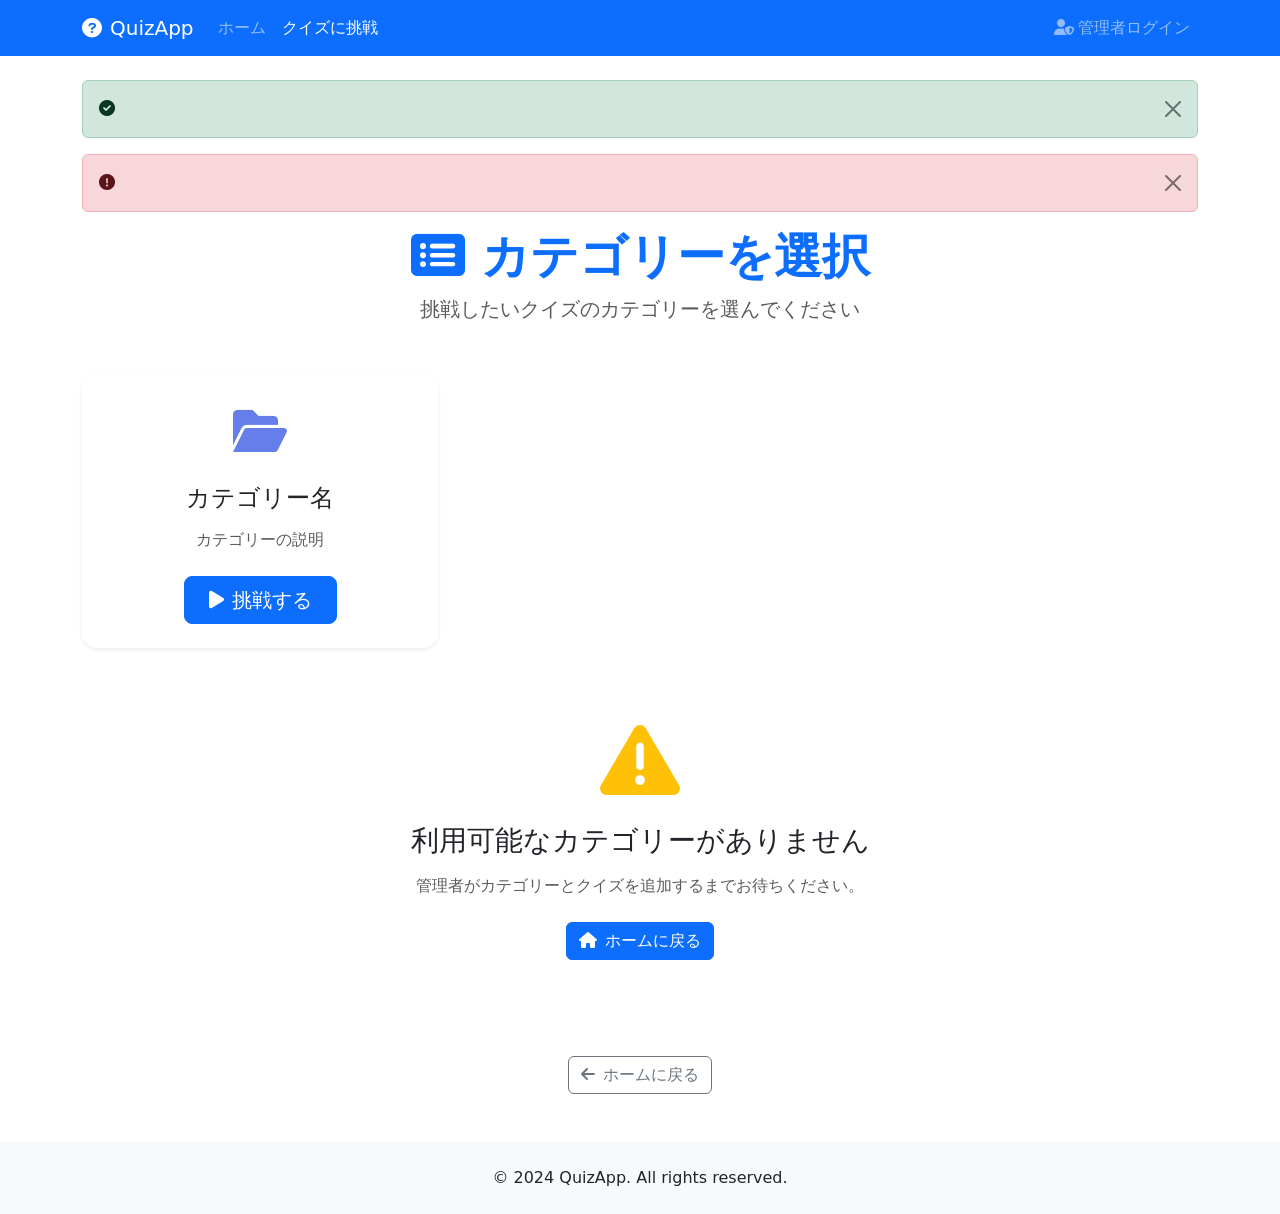
<file: backend/src/main/resources/templates/quiz/categories.html>
<!DOCTYPE html>
<html lang="ja" xmlns:th="http://www.thymeleaf.org">
<head>
    <meta charset="UTF-8">
    <meta name="viewport" content="width=device-width, initial-scale=1.0">
    <title>カテゴリー選択 - QuizApp</title>
    <link href="https://cdn.jsdelivr.net/npm/bootstrap@5.1.3/dist/css/bootstrap.min.css" rel="stylesheet">
    <link href="https://cdnjs.cloudflare.com/ajax/libs/font-awesome/6.0.0/css/all.min.css" rel="stylesheet">
    <style>
        .category-card {
            transition: transform 0.3s, box-shadow 0.3s;
            border: none;
            border-radius: 15px;
            height: 100%;
        }
        .category-card:hover {
            transform: translateY(-5px);
            box-shadow: 0 10px 25px rgba(0,0,0,0.1);
        }
        .category-icon {
            font-size: 3rem;
            color: #667eea;
            margin-bottom: 1rem;
        }
    </style>
</head>
<body>
    <nav class="navbar navbar-expand-lg navbar-dark bg-primary">
        <div class="container">
            <a class="navbar-brand" href="/">
                <i class="fas fa-question-circle me-2"></i>QuizApp
            </a>
            <button class="navbar-toggler" type="button" data-bs-toggle="collapse" data-bs-target="#navbarNav">
                <span class="navbar-toggler-icon"></span>
            </button>
            <div class="collapse navbar-collapse" id="navbarNav">
                <ul class="navbar-nav me-auto">
                    <li class="nav-item">
                        <a class="nav-link" href="/">ホーム</a>
                    </li>
                    <li class="nav-item">
                        <a class="nav-link active" href="/quiz/categories">クイズに挑戦</a>
                    </li>
                </ul>
                <ul class="navbar-nav">
                    <li class="nav-item">
                        <a class="nav-link" href="/admin/login">
                            <i class="fas fa-user-shield me-1"></i>管理者ログイン
                        </a>
                    </li>
                </ul>
            </div>
        </div>
    </nav>

    <main class="container mt-4">
        <!-- フラッシュメッセージ -->
        <div th:if="${success}" class="alert alert-success alert-dismissible fade show" role="alert">
            <i class="fas fa-check-circle me-2"></i>
            <span th:text="${success}"></span>
            <button type="button" class="btn-close" data-bs-dismiss="alert"></button>
        </div>
        
        <div th:if="${error}" class="alert alert-danger alert-dismissible fade show" role="alert">
            <i class="fas fa-exclamation-circle me-2"></i>
            <span th:text="${error}"></span>
            <button type="button" class="btn-close" data-bs-dismiss="alert"></button>
        </div>

        <!-- ページヘッダー -->
        <div class="text-center mb-5">
            <h1 class="display-5 fw-bold text-primary">
                <i class="fas fa-list-alt me-3"></i>カテゴリーを選択
            </h1>
            <p class="lead text-muted">挑戦したいクイズのカテゴリーを選んでください</p>
        </div>

        <!-- カテゴリー一覧 -->
        <div th:if="${categories != null and !categories.empty}">
            <div class="row">
                <div class="col-lg-4 col-md-6 mb-4" th:each="category : ${categories}">
                    <div class="card category-card shadow-sm">
                        <div class="card-body text-center p-4">
                            <div class="category-icon">
                                <i class="fas fa-folder-open"></i>
                            </div>
                            <h4 class="card-title mb-3" th:text="${category.name}">カテゴリー名</h4>
                            <p class="card-text text-muted mb-4" th:text="${category.description}">カテゴリーの説明</p>
                            <form th:action="@{/quiz/start}" method="post">
                                <input type="hidden" name="categoryId" th:value="${category.id}">
                                <button type="submit" class="btn btn-primary btn-lg px-4">
                                    <i class="fas fa-play me-2"></i>挑戦する
                                </button>
                            </form>
                        </div>
                    </div>
                </div>
            </div>
        </div>

        <!-- カテゴリーがない場合 -->
        <div th:if="${categories == null or categories.empty}" class="text-center py-5">
            <i class="fas fa-exclamation-triangle text-warning" style="font-size: 5rem;"></i>
            <h3 class="mt-4 mb-3">利用可能なカテゴリーがありません</h3>
            <p class="text-muted mb-4">管理者がカテゴリーとクイズを追加するまでお待ちください。</p>
            <a href="/" class="btn btn-primary">
                <i class="fas fa-home me-2"></i>ホームに戻る
            </a>
        </div>

        <!-- 戻るボタン -->
        <div class="text-center mt-5" th:if="${categories != null and !categories.empty}">
            <a href="/" class="btn btn-outline-secondary">
                <i class="fas fa-arrow-left me-2"></i>ホームに戻る
            </a>
        </div>
    </main>

    <footer class="bg-light mt-5 py-4">
        <div class="container text-center">
            <p class="mb-0">&copy; 2024 QuizApp. All rights reserved.</p>
        </div>
    </footer>

    <script src="https://cdn.jsdelivr.net/npm/bootstrap@5.1.3/dist/js/bootstrap.bundle.min.js"></script>
</body>
</html>
</file>
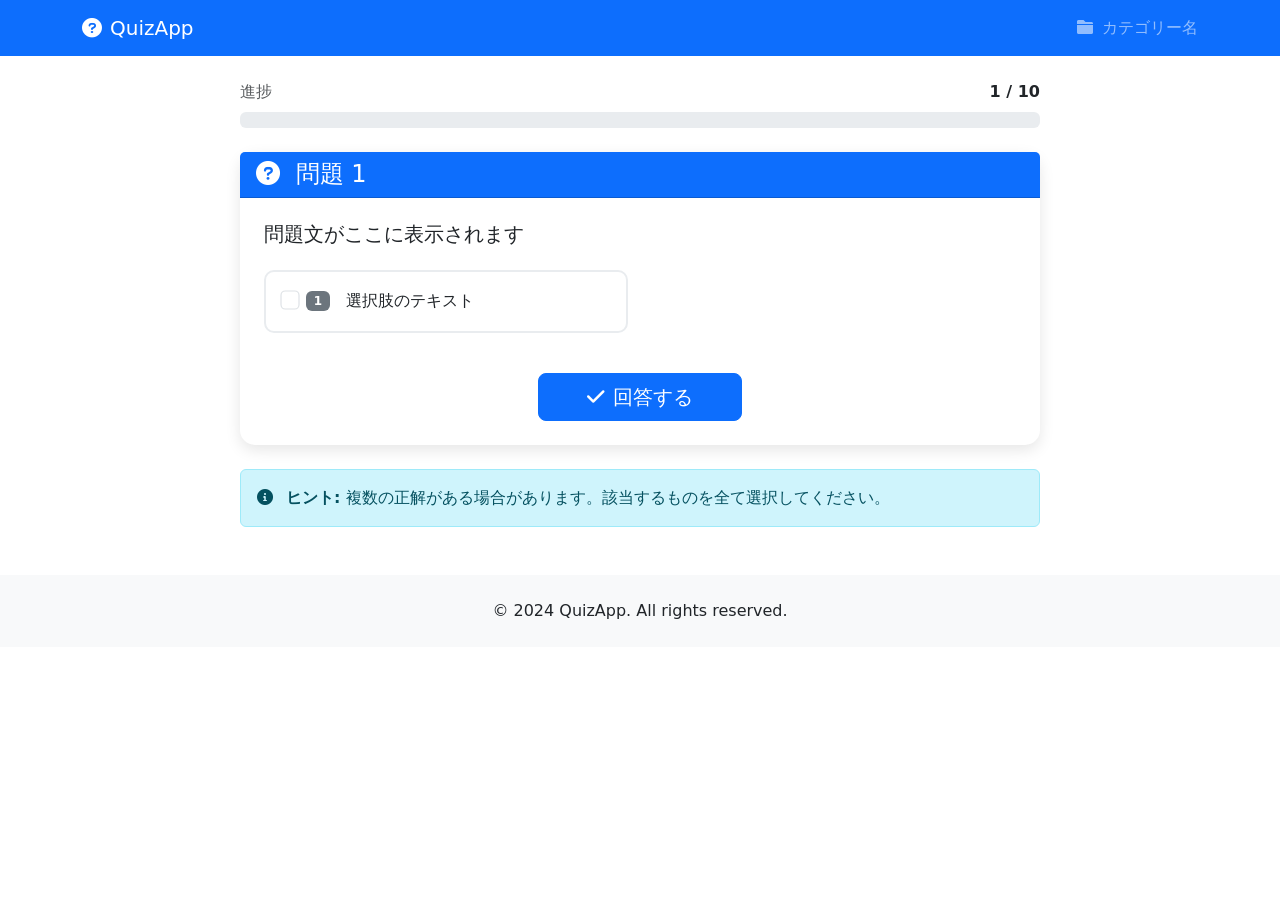
<file: backend/src/main/resources/templates/quiz/question.html>
<!DOCTYPE html>
<html lang="ja" xmlns:th="http://www.thymeleaf.org">
<head>
    <meta charset="UTF-8">
    <meta name="viewport" content="width=device-width, initial-scale=1.0">
    <title>クイズ問題 - QuizApp</title>
    <link href="https://cdn.jsdelivr.net/npm/bootstrap@5.1.3/dist/css/bootstrap.min.css" rel="stylesheet">
    <link href="https://cdnjs.cloudflare.com/ajax/libs/font-awesome/6.0.0/css/all.min.css" rel="stylesheet">
    <style>
        .quiz-container {
            max-width: 800px;
            margin: 0 auto;
        }
        .question-card {
            border: none;
            border-radius: 15px;
            box-shadow: 0 5px 15px rgba(0,0,0,0.1);
        }
        .option-card {
            border: 2px solid #e9ecef;
            border-radius: 10px;
            transition: all 0.3s;
            cursor: pointer;
        }
        .option-card:hover {
            border-color: #007bff;
            background-color: #f8f9fa;
        }
        .option-card.selected {
            border-color: #007bff;
            background-color: #e3f2fd;
        }
        .progress-bar {
            height: 8px;
        }
        .option-checkbox {
            transform: scale(1.2);
        }
    </style>
</head>
<body>
    <nav class="navbar navbar-expand-lg navbar-dark bg-primary">
        <div class="container">
            <a class="navbar-brand" href="/">
                <i class="fas fa-question-circle me-2"></i>QuizApp
            </a>
            <div class="navbar-nav ms-auto">
                <span class="navbar-text">
                    <i class="fas fa-folder me-1"></i>
                    <span th:text="${categoryName}">カテゴリー名</span>
                </span>
            </div>
        </div>
    </nav>

    <main class="container mt-4">
        <div class="quiz-container">
            <!-- 進捗バー -->
            <div class="mb-4">
                <div class="d-flex justify-content-between align-items-center mb-2">
                    <span class="text-muted">進捗</span>
                    <span class="fw-bold">
                        <span th:text="${currentIndex}">1</span> / <span th:text="${totalQuestions}">10</span>
                    </span>
                </div>
                <div class="progress">
                    <div class="progress-bar bg-primary" role="progressbar" 
                         th:style="'width: ' + (${currentIndex} * 100.0 / ${totalQuestions}) + '%'">
                    </div>
                </div>
            </div>

            <!-- 問題カード -->
            <div class="card question-card mb-4">
                <div class="card-header bg-primary text-white">
                    <h4 class="mb-0">
                        <i class="fas fa-question-circle me-2"></i>
                        問題 <span th:text="${currentIndex}">1</span>
                    </h4>
                </div>
                <div class="card-body p-4">
                    <h5 class="card-title mb-4" th:text="${quiz.question}">問題文がここに表示されます</h5>
                    
                    <form th:action="@{/quiz/answer}" method="post" id="quizForm">
                        <div class="row">
                            <div class="col-md-6 mb-3" th:each="option, iterStat : ${options}">
                                <div class="option-card p-3" th:onclick="'toggleOption(this, ' + ${option.id} + ')'">
                                    <div class="form-check">
                                        <input class="form-check-input option-checkbox" type="checkbox" 
                                               th:name="selectedOptions" th:value="${option.id}" 
                                               th:id="'option' + ${option.id}">
                                        <label class="form-check-label w-100" th:for="'option' + ${option.id}">
                                            <div class="d-flex align-items-center">
                                                <span class="badge bg-secondary me-3" 
                                                      th:text="${iterStat.index + 1}">1</span>
                                                <span th:text="${option.optionText}">選択肢のテキスト</span>
                                            </div>
                                        </label>
                                    </div>
                                </div>
                            </div>
                        </div>
                        
                        <div class="text-center mt-4">
                            <button type="submit" class="btn btn-primary btn-lg px-5">
                                <i class="fas fa-check me-2"></i>回答する
                            </button>
                        </div>
                    </form>
                </div>
            </div>

            <!-- ヒント -->
            <div class="alert alert-info">
                <i class="fas fa-info-circle me-2"></i>
                <strong>ヒント:</strong> 複数の正解がある場合があります。該当するものを全て選択してください。
            </div>
        </div>
    </main>

    <footer class="bg-light mt-5 py-4">
        <div class="container text-center">
            <p class="mb-0">&copy; 2024 QuizApp. All rights reserved.</p>
        </div>
    </footer>

    <script src="https://cdn.jsdelivr.net/npm/bootstrap@5.1.3/dist/js/bootstrap.bundle.min.js"></script>
    <script>
        function toggleOption(card, optionId) {
            const checkbox = card.querySelector('input[type="checkbox"]');
            checkbox.checked = !checkbox.checked;
            
            if (checkbox.checked) {
                card.classList.add('selected');
            } else {
                card.classList.remove('selected');
            }
        }

        // チェックボックスの直接クリックも処理
        document.querySelectorAll('.option-checkbox').forEach(checkbox => {
            checkbox.addEventListener('change', function() {
                const card = this.closest('.option-card');
                if (this.checked) {
                    card.classList.add('selected');
                } else {
                    card.classList.remove('selected');
                }
            });
        });
    </script>
</body>
</html>
</file>
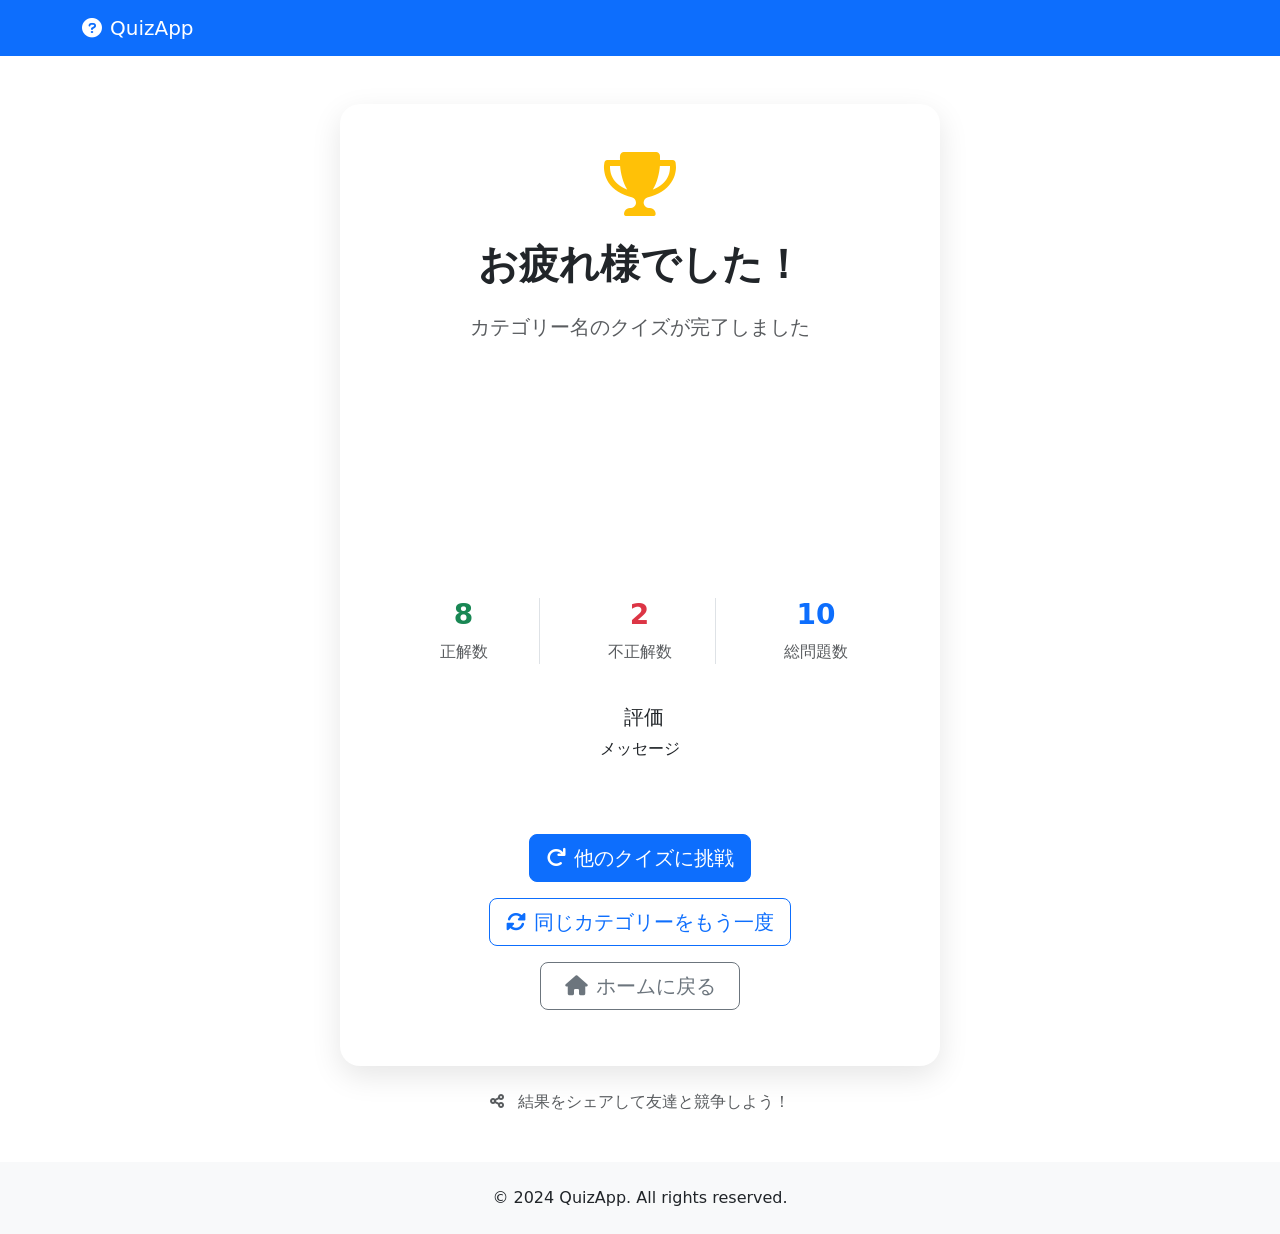
<file: backend/src/main/resources/templates/quiz/result.html>
<!DOCTYPE html>
<html lang="ja" xmlns:th="http://www.thymeleaf.org">
<head>
    <meta charset="UTF-8">
    <meta name="viewport" content="width=device-width, initial-scale=1.0">
    <title>クイズ結果 - QuizApp</title>
    <link href="https://cdn.jsdelivr.net/npm/bootstrap@5.1.3/dist/css/bootstrap.min.css" rel="stylesheet">
    <link href="https://cdnjs.cloudflare.com/ajax/libs/font-awesome/6.0.0/css/all.min.css" rel="stylesheet">
    <style>
        .result-container {
            max-width: 600px;
            margin: 0 auto;
        }
        .result-card {
            border: none;
            border-radius: 20px;
            box-shadow: 0 10px 30px rgba(0,0,0,0.1);
        }
        .score-circle {
            width: 200px;
            height: 200px;
            border-radius: 50%;
            display: flex;
            align-items: center;
            justify-content: center;
            margin: 0 auto 2rem;
            font-size: 3rem;
            font-weight: bold;
            color: white;
        }
        .excellent { background: linear-gradient(135deg, #667eea 0%, #764ba2 100%); }
        .good { background: linear-gradient(135deg, #f093fb 0%, #f5576c 100%); }
        .average { background: linear-gradient(135deg, #4facfe 0%, #00f2fe 100%); }
        .poor { background: linear-gradient(135deg, #43e97b 0%, #38f9d7 100%); }
        
        .celebration {
            animation: bounce 2s infinite;
        }
        
        @keyframes bounce {
            0%, 20%, 50%, 80%, 100% {
                transform: translateY(0);
            }
            40% {
                transform: translateY(-10px);
            }
            60% {
                transform: translateY(-5px);
            }
        }
        
        .action-buttons .btn {
            margin: 0.5rem;
            min-width: 200px;
        }
    </style>
</head>
<body>
    <nav class="navbar navbar-expand-lg navbar-dark bg-primary">
        <div class="container">
            <a class="navbar-brand" href="/">
                <i class="fas fa-question-circle me-2"></i>QuizApp
            </a>
        </div>
    </nav>

    <main class="container mt-5">
        <div class="result-container">
            <div class="card result-card">
                <div class="card-body text-center p-5">
                    <!-- お疲れ様メッセージ -->
                    <div class="celebration mb-4">
                        <i class="fas fa-trophy text-warning" style="font-size: 4rem;"></i>
                    </div>
                    
                    <h1 class="display-6 fw-bold mb-4">お疲れ様でした！</h1>
                    <p class="lead text-muted mb-4">
                        <span th:text="${categoryName}">カテゴリー名</span>のクイズが完了しました
                    </p>

                    <!-- スコア表示 -->
                    <div th:with="scoreClass=${percentage >= 80 ? 'excellent' : (percentage >= 60 ? 'good' : (percentage >= 40 ? 'average' : 'poor'))}">
                        <div class="score-circle" th:classappend="${scoreClass}">
                            <span th:text="${percentage} + '%'">85%</span>
                        </div>
                    </div>

                    <!-- 結果詳細 -->
                    <div class="row text-center mb-4">
                        <div class="col-4">
                            <div class="border-end">
                                <h3 class="text-success fw-bold" th:text="${correctAnswers}">8</h3>
                                <p class="text-muted mb-0">正解数</p>
                            </div>
                        </div>
                        <div class="col-4">
                            <div class="border-end">
                                <h3 class="text-danger fw-bold" th:text="${totalQuestions - correctAnswers}">2</h3>
                                <p class="text-muted mb-0">不正解数</p>
                            </div>
                        </div>
                        <div class="col-4">
                            <h3 class="text-primary fw-bold" th:text="${totalQuestions}">10</h3>
                            <p class="text-muted mb-0">総問題数</p>
                        </div>
                    </div>

                    <!-- 評価メッセージ -->
                    <div class="alert" th:classappend="${percentage >= 80 ? 'alert-success' : (percentage >= 60 ? 'alert-info' : (percentage >= 40 ? 'alert-warning' : 'alert-secondary'))}">
                        <h5 class="mb-2">
                            <i th:class="${percentage >= 80 ? 'fas fa-star' : (percentage >= 60 ? 'fas fa-thumbs-up' : (percentage >= 40 ? 'fas fa-hand-peace' : 'fas fa-redo'))}" class="me-2"></i>
                            <span th:text="${percentage >= 80 ? '素晴らしい！' : (percentage >= 60 ? 'よくできました！' : (percentage >= 40 ? 'もう少し！' : 'もう一度挑戦！'))}">評価</span>
                        </h5>
                        <p class="mb-0" th:text="${percentage >= 80 ? '完璧な理解度です。この調子で他のカテゴリーにも挑戦してみましょう！' : (percentage >= 60 ? '良い成績です。さらなる向上を目指して復習してみましょう。' : (percentage >= 40 ? '基本は理解できています。もう一度挑戦して知識を深めましょう。' : '基礎から復習して、再度挑戦してみましょう。'))}">
                            メッセージ
                        </p>
                    </div>

                    <!-- アクションボタン -->
                    <div class="action-buttons mt-5">
                        <a href="/quiz/categories" class="btn btn-primary btn-lg">
                            <i class="fas fa-redo me-2"></i>他のクイズに挑戦
                        </a>
                        <br>
                        <form th:action="@{/quiz/start}" method="post" class="d-inline">
                            <input type="hidden" name="categoryId" th:value="${categoryId}">
                            <button type="submit" class="btn btn-outline-primary btn-lg">
                                <i class="fas fa-sync-alt me-2"></i>同じカテゴリーをもう一度
                            </button>
                        </form>
                        <br>
                        <a href="/" class="btn btn-outline-secondary btn-lg">
                            <i class="fas fa-home me-2"></i>ホームに戻る
                        </a>
                    </div>
                </div>
            </div>

            <!-- シェア機能（将来の拡張用） -->
            <div class="text-center mt-4">
                <p class="text-muted">
                    <i class="fas fa-share-alt me-2"></i>
                    結果をシェアして友達と競争しよう！
                </p>
            </div>
        </div>
    </main>

    <footer class="bg-light mt-5 py-4">
        <div class="container text-center">
            <p class="mb-0">&copy; 2024 QuizApp. All rights reserved.</p>
        </div>
    </footer>

    <script src="https://cdn.jsdelivr.net/npm/bootstrap@5.1.3/dist/js/bootstrap.bundle.min.js"></script>
</body>
</html>
</file>
<file: backend/src/main/resources/templates/customer-info.css>
body {
    font-family: Arial, sans-serif;
    background-color: #f4f4f4;
    margin: 0;
    padding: 0;
}

.container {
    max-width: 800px;
    margin: 50px auto;
    background-color: #fff;
    padding: 20px;
    box-shadow: 0 0 10px rgba(0, 0, 0, 0.1);
}

h1 {
    text-align: center;
    margin-bottom: 20px;
}

.section {
    margin-bottom: 40px;
}

.section h2 {
    margin-bottom: 10px;
    border-bottom: 2px solid #ccc;
    padding-bottom: 5px;
}

label {
    display: block;
    margin-bottom: 5px;
    font-weight: bold;
}

input[type="text"],
input[type="email"],
select {
    width: 100%;
    padding: 10px;
    margin-bottom: 20px;
    border: 1px solid #ccc;
    border-radius: 5px;
}

button {
    background-color: #28a745;
    color: #fff;
    border: none;
    padding: 10px 20px;
    cursor: pointer;
    font-size: 16px;
    border-radius: 5px;
}

button:hover {
    background-color: #218838;
}

table {
    width: 100%;
    border-collapse: collapse;
    margin-top: 20px;
}

table, th, td {
    border: 1px solid #ccc;
}

th, td {
    padding: 10px;
    text-align: left;
}
</file>
